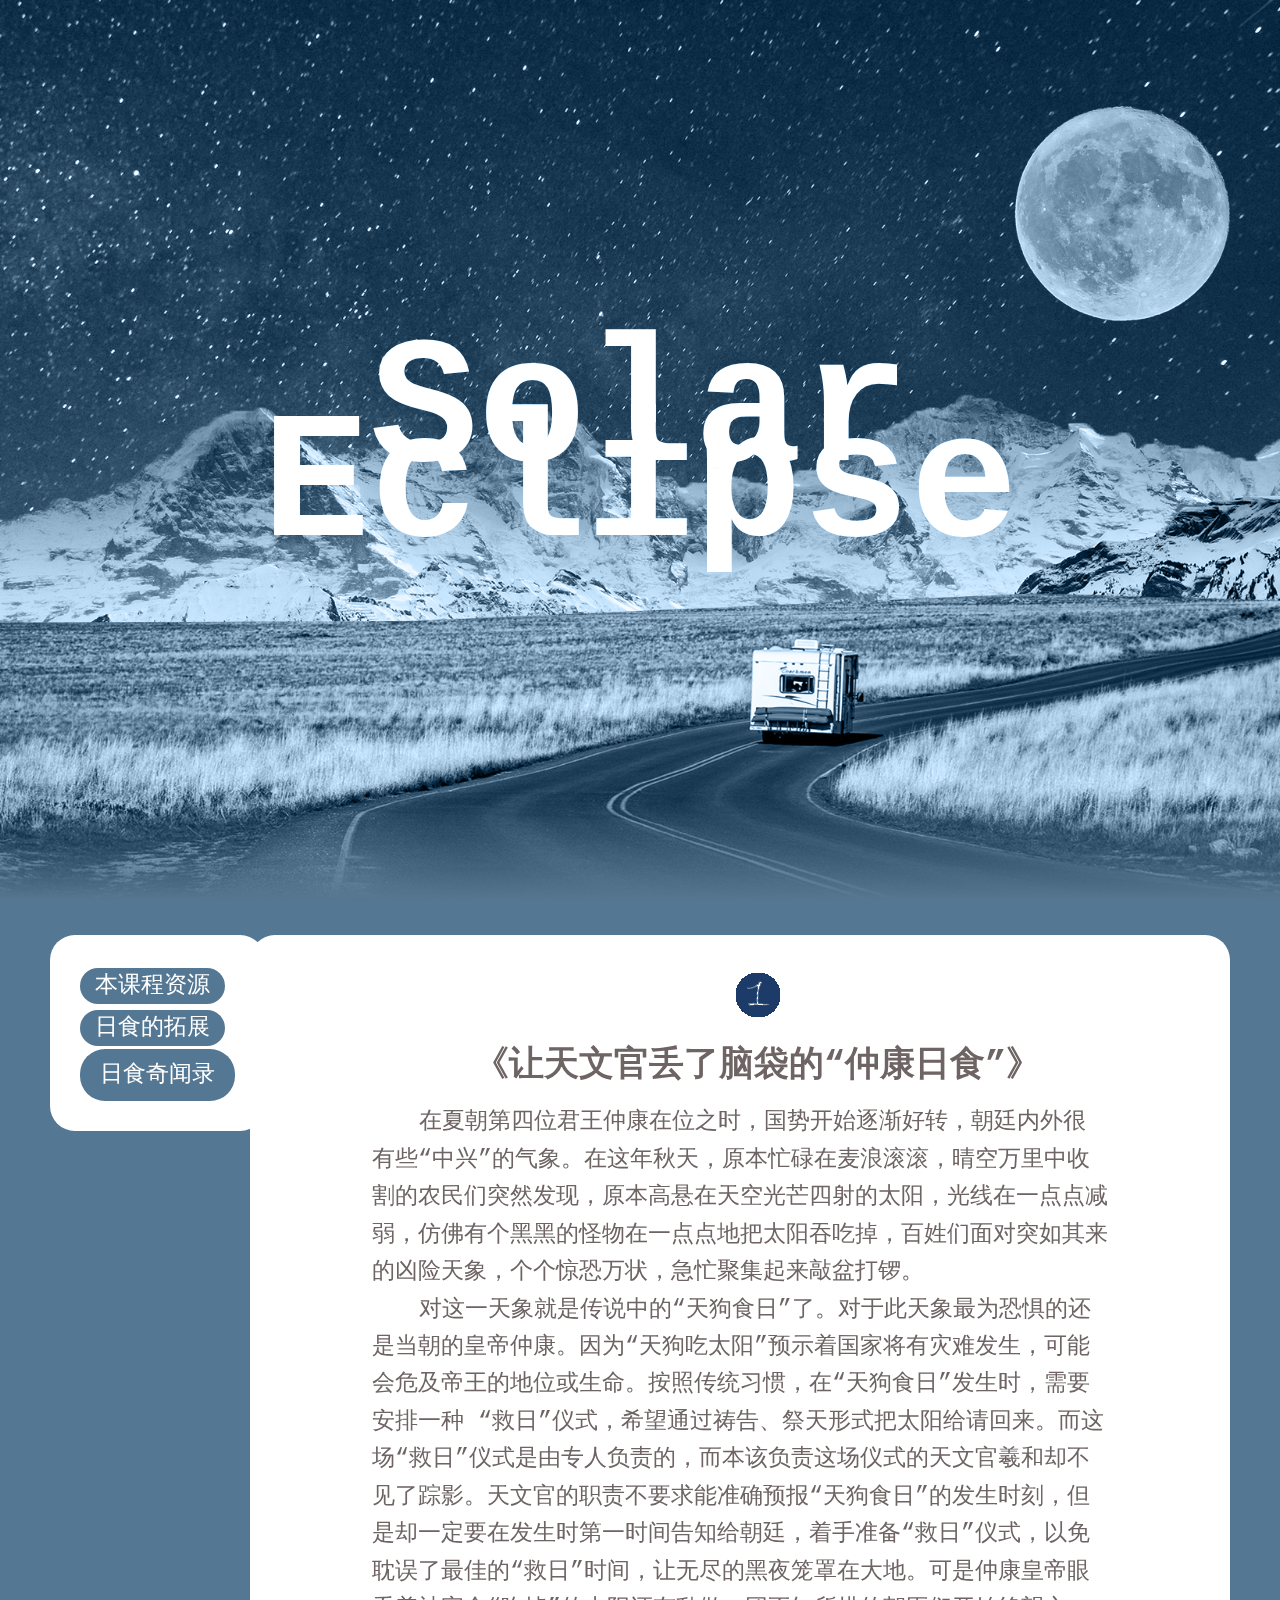
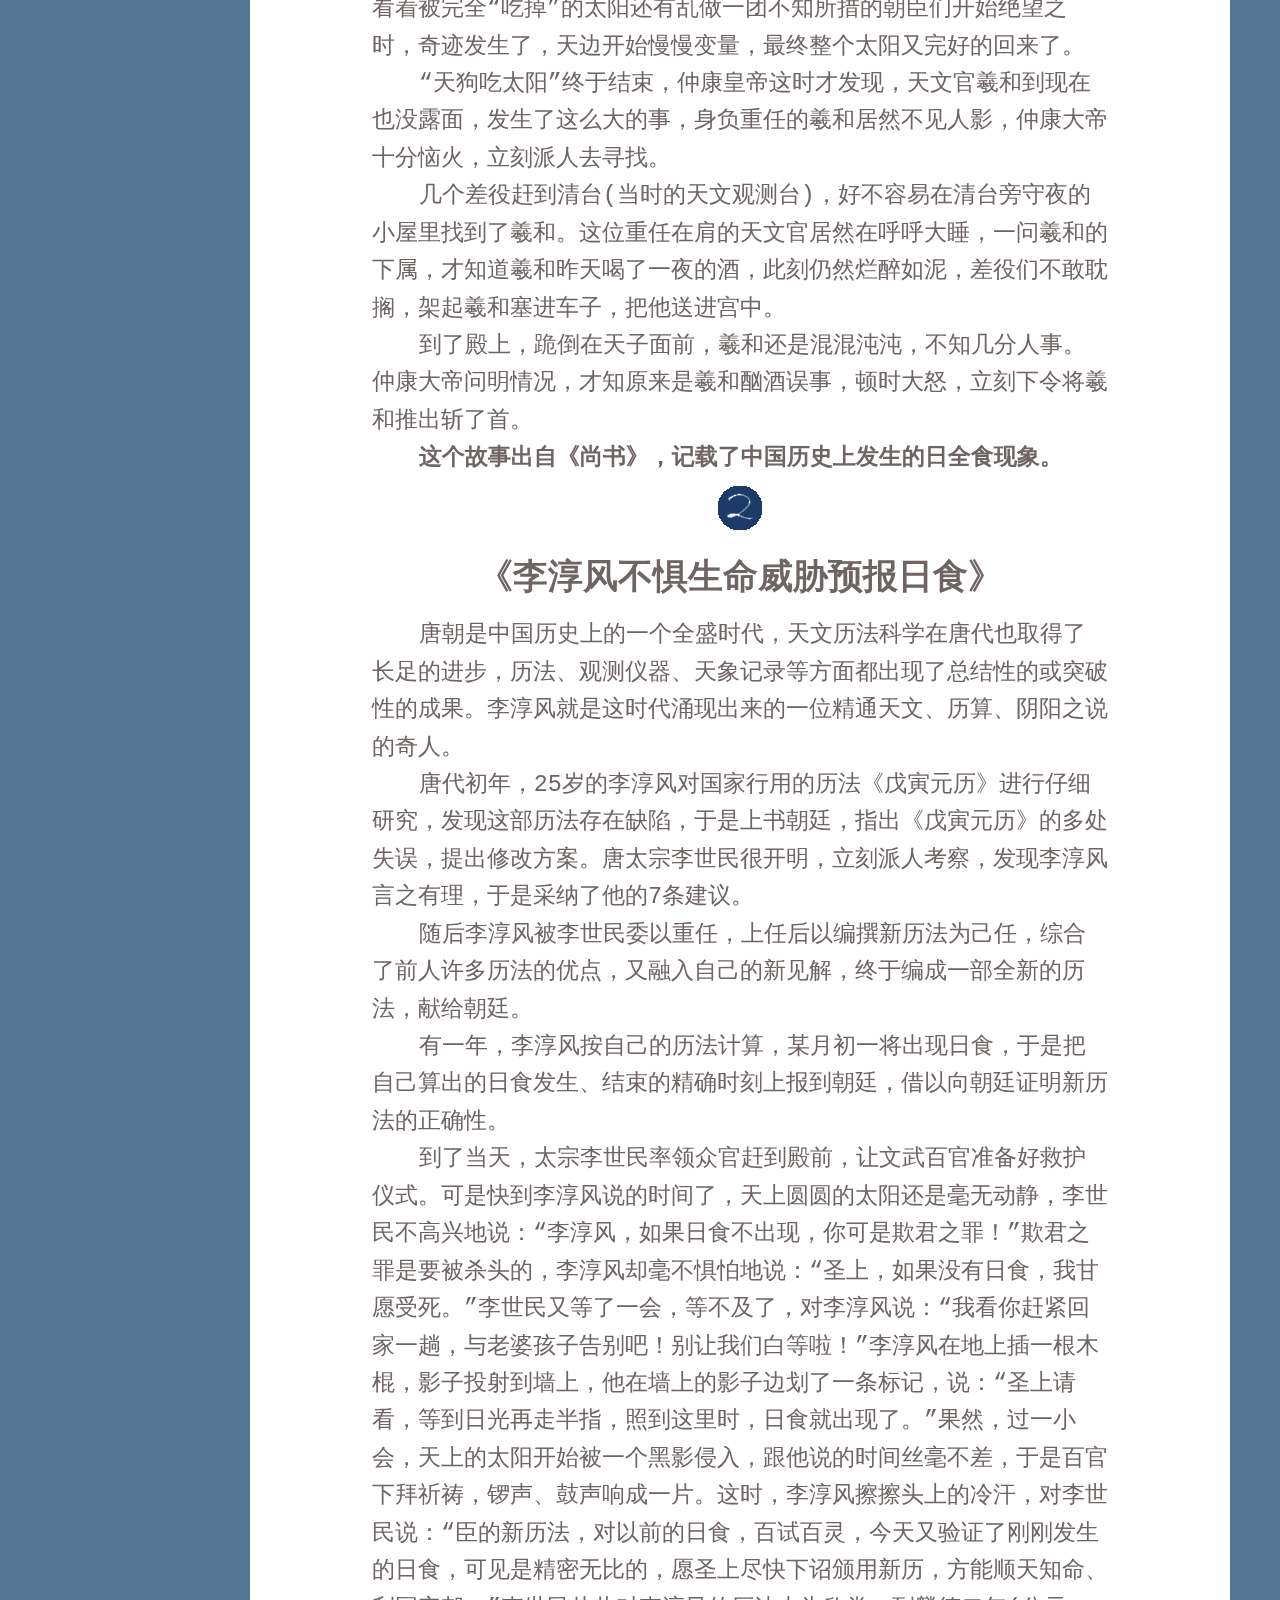
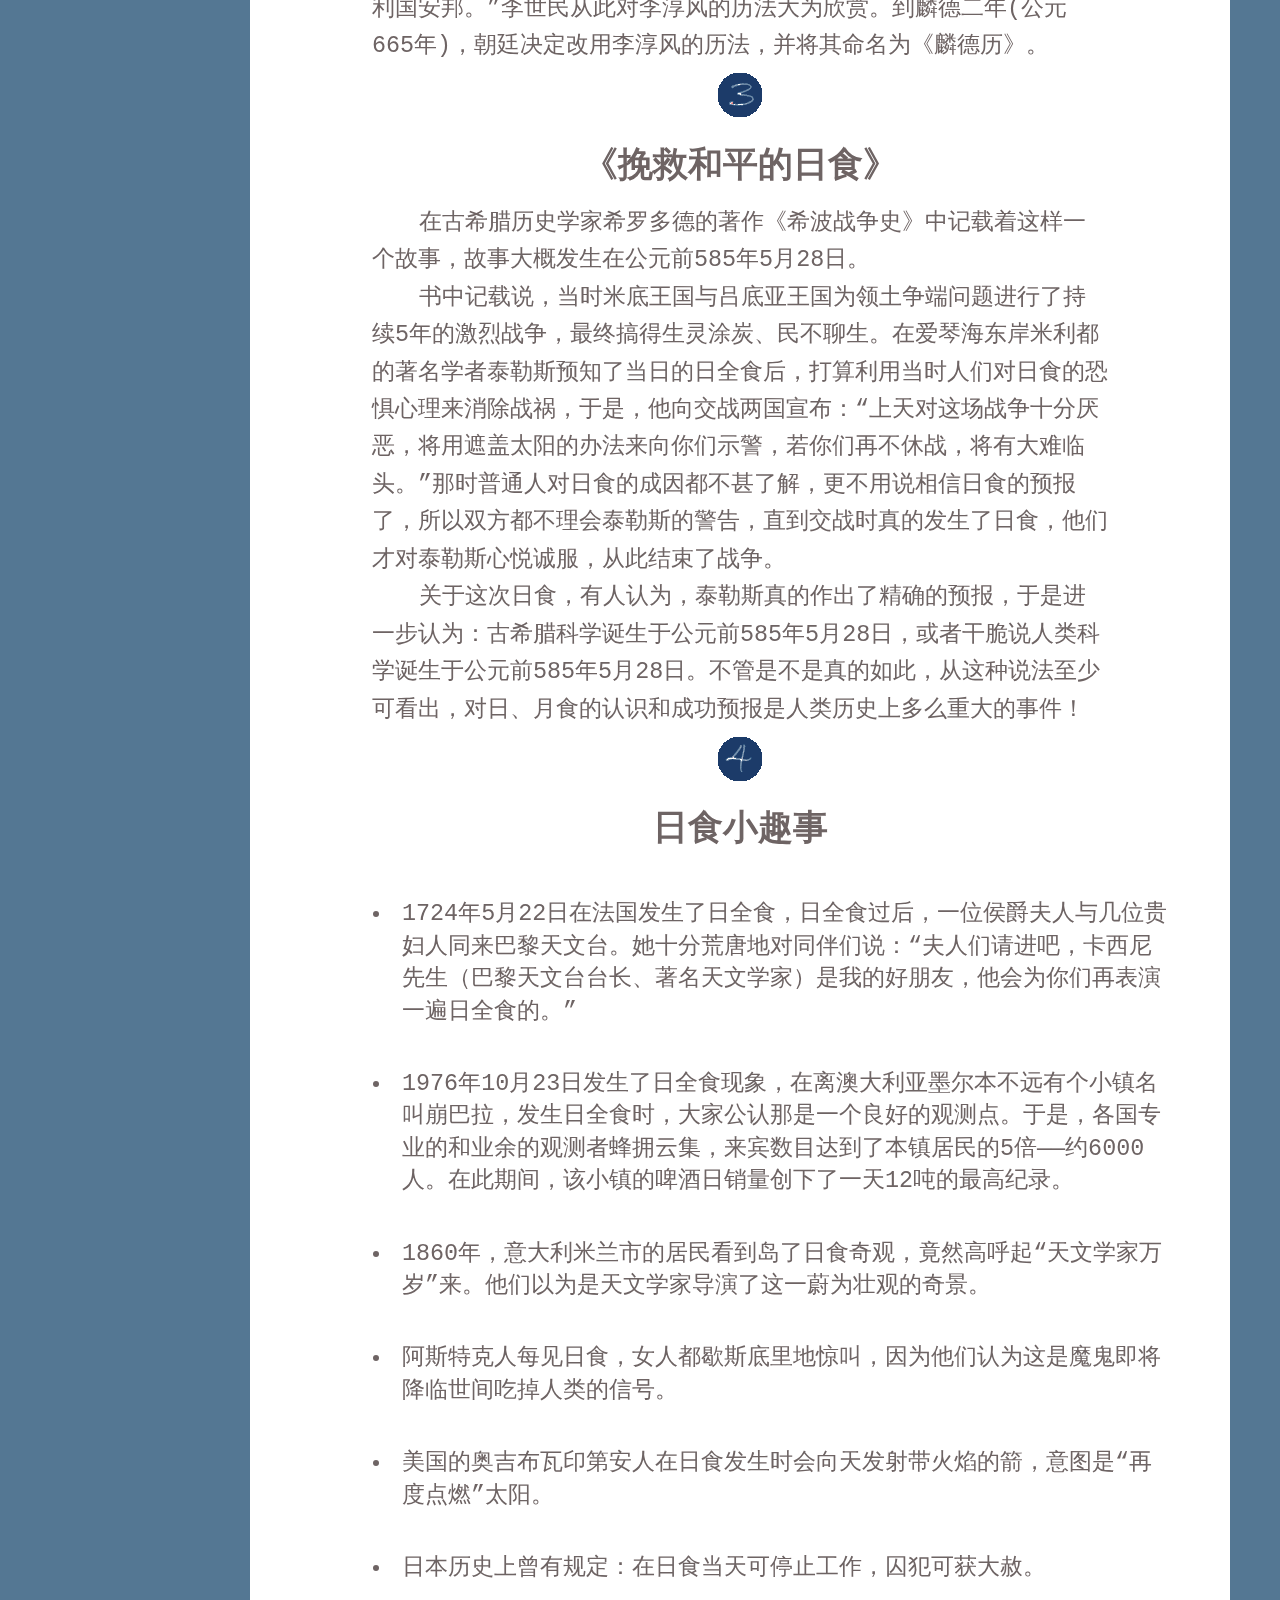
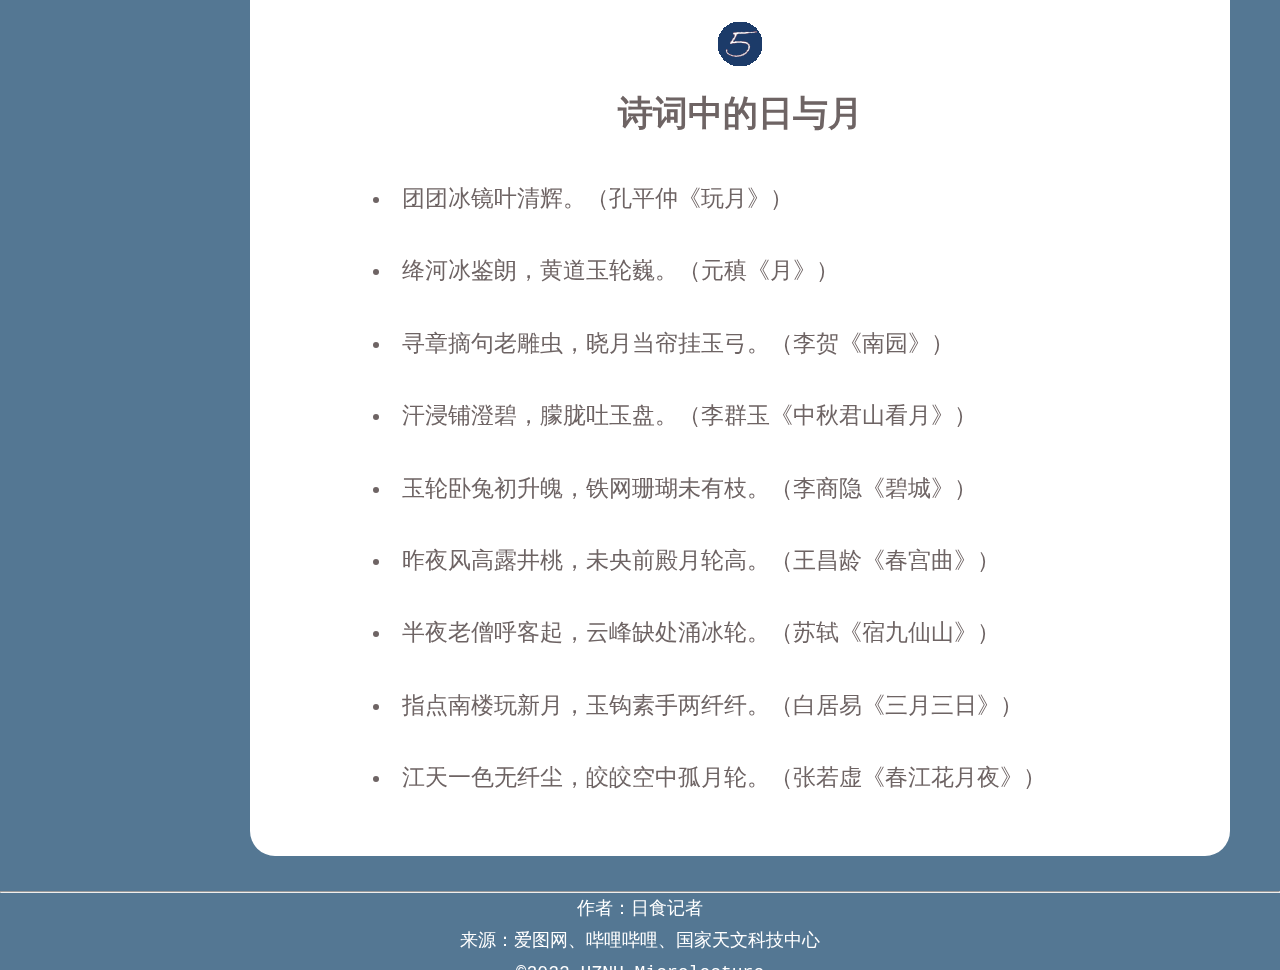
<file: 日食奇闻录.html>
﻿<!doctype html>
<html>
	<head>
		<meta charset=":utf-8">
		<link rel="shortcut icon" href="images5/logo.png" alt="金环日食">
		<title>日食奇闻录</title>
		<link type="text/css" rel="stylesheet" href="css/style.css">
		<link type="text/css" rel="stylesheet" href="css/fyfc.css">
	</head>

	<body>
		<!--标题-->
		<div class="ly">
	<img
		src="images5/bg.jpg"
		id="bg"
	>
	<img
		src="images5/moon.png"
		id="moon"
	>
	<img
		src="images5/mountain.png"
		id="mountain"
	>
	<img
		src="images5/road.png"
		id="road"
		road
	>
	<h2 id="text">
		Solar Eclipse
	</h2>
		</div>
		<script>
	let bg = document.querySelector('#bg')
	let moon = document.querySelector('#moon')
	let mountain = document.querySelector('#mountain')
	let road = document.querySelector('#road')
	let text = document.querySelector('#text')

	window.addEventListener('scroll', () => {
		var value = window.scrollY;

		bg.style.top = value * 0.5 + 'px';
		moon.style.left = -value * 0.5 + 'px';
		mountain.style.top = -value * 0.15 + 'px';
		road.style.top = value * 0.15 + 'px';

		text.style.top = value * 1 + 'px';


	})
		</script>

	<section class="nnn">
	<ul>
		<li><a href=""></a></li>
		<li><a href=""></a></li>
		<li ><a href=""></a></li>
	</ul>
	</section>

		<!--侧边栏-->
		<section id="qiwen">
			<ul>
				<li><a href="index.html">本课程资源</a></li>
				<li><a href="日食拓展.html">日食的拓展</a></li>
				<li class="qq"><a href="日食奇闻录.html">日食奇闻录</a></li>
			</ul>
		</section>

		<section class="wz">
			<h1><img src="images5/11.png" alt="1"></h1>
			<h2>《让天文官丢了脑袋的“仲康日食”》</h2>
			<div class="gs">
			<P>在夏朝第四位君王仲康在位之时，国势开始逐渐好转，朝廷内外很有些“中兴”的气象。在这年秋天，原本忙碌在麦浪滚滚，晴空万里中收割的农民们突然发现，原本高悬在天空光芒四射的太阳，光线在一点点减弱，仿佛有个黑黑的怪物在一点点地把太阳吞吃掉，百姓们面对突如其来的凶险天象，个个惊恐万状，急忙聚集起来敲盆打锣。</p>
				<p>对这一天象就是传说中的“天狗食日”了。对于此天象最为恐惧的还是当朝的皇帝仲康。因为“天狗吃太阳”预示着国家将有灾难发生，可能会危及帝王的地位或生命。按照传统习惯，在“天狗食日”发生时，需要安排一种 “救日”仪式，希望通过祷告、祭天形式把太阳给请回来。而这场“救日”仪式是由专人负责的，而本该负责这场仪式的天文官羲和却不见了踪影。天文官的职责不要求能准确预报“天狗食日”的发生时刻，但是却一定要在发生时第一时间告知给朝廷，着手准备“救日”仪式，以免耽误了最佳的“救日”时间，让无尽的黑夜笼罩在大地。可是仲康皇帝眼看着被完全“吃掉”的太阳还有乱做一团不知所措的朝臣们开始绝望之时，奇迹发生了，天边开始慢慢变量，最终整个太阳又完好的回来了。</p>
				<p>“天狗吃太阳”终于结束，仲康皇帝这时才发现，天文官羲和到现在也没露面，发生了这么大的事，身负重任的羲和居然不见人影，仲康大帝十分恼火，立刻派人去寻找。</p>
				<p>几个差役赶到清台(当时的天文观测台)，好不容易在清台旁守夜的小屋里找到了羲和。这位重任在肩的天文官居然在呼呼大睡，一问羲和的下属，才知道羲和昨天喝了一夜的酒，此刻仍然烂醉如泥，差役们不敢耽搁，架起羲和塞进车子，把他送进宫中。</p>
				<p>到了殿上，跪倒在天子面前，羲和还是混混沌沌，不知几分人事。仲康大帝问明情况，才知原来是羲和酗酒误事，顿时大怒，立刻下令将羲和推出斩了首。
			<p><strong>这个故事出自《尚书》，记载了中国历史上发生的日全食现象。</strong>
		</P>
	</div>


			<h1><img src="images5/22.png"alt="2"></h1>
			<h2>《李淳风不惧生命威胁预报日食》</h2>
			<div class="gs">
				<p>唐朝是中国历史上的一个全盛时代，天文历法科学在唐代也取得了长足的进步，历法、观测仪器、天象记录等方面都出现了总结性的或突破性的成果。李淳风就是这时代涌现出来的一位精通天文、历算、阴阳之说的奇人。</p>
					<p>唐代初年，25岁的李淳风对国家行用的历法《戊寅元历》进行仔细研究，发现这部历法存在缺陷，于是上书朝廷，指出《戊寅元历》的多处失误，提出修改方案。唐太宗李世民很开明，立刻派人考察，发现李淳风言之有理，于是采纳了他的7条建议。</p>
					<p>随后李淳风被李世民委以重任，上任后以编撰新历法为己任，综合了前人许多历法的优点，又融入自己的新见解，终于编成一部全新的历法，献给朝廷。</p>
					<p>有一年，李淳风按自己的历法计算，某月初一将出现日食，于是把自己算出的日食发生、结束的精确时刻上报到朝廷，借以向朝廷证明新历法的正确性。</p>
					<p>到了当天，太宗李世民率领众官赶到殿前，让文武百官准备好救护仪式。可是快到李淳风说的时间了，天上圆圆的太阳还是毫无动静，李世民不高兴地说：“李淳风，如果日食不出现，你可是欺君之罪！”欺君之罪是要被杀头的，李淳风却毫不惧怕地说：“圣上，如果没有日食，我甘愿受死。”李世民又等了一会，等不及了，对李淳风说：“我看你赶紧回家一趟，与老婆孩子告别吧！别让我们白等啦！”李淳风在地上插一根木棍，影子投射到墙上，他在墙上的影子边划了一条标记，说：“圣上请看，等到日光再走半指，照到这里时，日食就出现了。”果然，过一小会，天上的太阳开始被一个黑影侵入，跟他说的时间丝毫不差，于是百官下拜祈祷，锣声、鼓声响成一片。这时，李淳风擦擦头上的冷汗，对李世民说：“臣的新历法，对以前的日食，百试百灵，今天又验证了刚刚发生的日食，可见是精密无比的，愿圣上尽快下诏颁用新历，方能顺天知命、利国安邦。”李世民从此对李淳风的历法大为欣赏。到麟德二年(公元665年)，朝廷决定改用李淳风的历法，并将其命名为《麟德历》。</p>
			</div>

			<h1><img src="images5/33.png"alt="3"></h1>
			<h2>《挽救和平的日食》</h2>
			<div class="gs">
				<p>
					在古希腊历史学家希罗多德的著作《希波战争史》中记载着这样一个故事，故事大概发生在公元前585年5月28日。</p>
					<p>书中记载说，当时米底王国与吕底亚王国为领土争端问题进行了持续5年的激烈战争，最终搞得生灵涂炭、民不聊生。在爱琴海东岸米利都的著名学者泰勒斯预知了当日的日全食后，打算利用当时人们对日食的恐惧心理来消除战祸，于是，他向交战两国宣布：“上天对这场战争十分厌恶，将用遮盖太阳的办法来向你们示警，若你们再不休战，将有大难临头。”那时普通人对日食的成因都不甚了解，更不用说相信日食的预报了，所以双方都不理会泰勒斯的警告，直到交战时真的发生了日食，他们才对泰勒斯心悦诚服，从此结束了战争。</p>
					<p>关于这次日食，有人认为，泰勒斯真的作出了精确的预报，于是进一步认为：古希腊科学诞生于公元前585年5月28日，或者干脆说人类科学诞生于公元前585年5月28日。不管是不是真的如此，从这种说法至少可看出，对日、月食的认识和成功预报是人类历史上多么重大的事件！
				</p>
			</div>


			<h1><img src="images5/44.png"alt="4"></h1>
			<h2>日食小趣事</h2>
			<div class="gs">
			<p>
				<ul>
					<li>1724年5月22日在法国发生了日全食，日全食过后，一位侯爵夫人与几位贵妇人同来巴黎天文台。她十分荒唐地对同伴们说：“夫人们请进吧，卡西尼先生（巴黎天文台台长、著名天文学家）是我的好朋友，他会为你们再表演一遍日全食的。”</li>
					<li>1976年10月23日发生了日全食现象，在离澳大利亚墨尔本不远有个小镇名叫崩巴拉，发生日全食时，大家公认那是一个良好的观测点。于是，各国专业的和业余的观测者蜂拥云集，来宾数目达到了本镇居民的5倍——约6000人。在此期间，该小镇的啤酒日销量创下了一天12吨的最高纪录。</li>
					<li>1860年，意大利米兰市的居民看到岛了日食奇观，竟然高呼起“天文学家万岁”来。他们以为是天文学家导演了这一蔚为壮观的奇景。</li>
					<li>阿斯特克人每见日食，女人都歇斯底里地惊叫，因为他们认为这是魔鬼即将降临世间吃掉人类的信号。</li>
					<li>美国的奥吉布瓦印第安人在日食发生时会向天发射带火焰的箭，意图是“再度点燃”太阳。</li>
					<li>日本历史上曾有规定：在日食当天可停止工作，囚犯可获大赦。</li>
				</ul>
			</p>	
			</div>

			<h1><img src="images5/55.png"alt="4"></h1>
			<h2>诗词中的日与月</h2>
			<div class="sg">
				<ul>
				<li>团团冰镜叶清辉。（孔平仲《玩月》）</li>
				<li>绛河冰鉴朗，黄道玉轮巍。（元稹《月》）</li>
				<li>寻章摘句老雕虫，晓月当帘挂玉弓。（李贺《南园》）</li>
				<li>汗浸铺澄碧，朦胧吐玉盘。（李群玉《中秋君山看月》）</li>
				<li>玉轮卧兔初升魄，铁网珊瑚未有枝。（李商隐《碧城》）</li>
				<li>昨夜风高露井桃，未央前殿月轮高。（王昌龄《春宫曲》）</li>
				<li>半夜老僧呼客起，云峰缺处涌冰轮。（苏轼《宿九仙山》）</li>
				<li>指点南楼玩新月，玉钩素手两纤纤。（白居易《三月三日》）</li>
				<li>江天一色无纤尘，皎皎空中孤月轮。（张若虚《春江花月夜》）</li>
			</ul>
			</div>
		</div>
		</section>

		<footer>
			<p><hr>作者：日食记者<br>
				来源：爱图网、哔哩哔哩、国家天文科技中心<br>
			&copy;2022,HZNU Microlecture</p>
			</footer>

	</body>
</html>
</html>
</file>
<file: css/style.css>
* {
  margin: 0;
  padding: 0;
}
.ly{
  position: relative;
  width: 100%;
  height: 100vh;
  overflow: hidden;
  display: flex;
  justify-content: center;
  align-items: center;
}
.ly:before {
  content: '';
  position: absolute;
  bottom: 0;
  width: 100%;
  height: 100px;
  background: linear-gradient(to top #0a2a43 transparent);
  z-index: 10000;
}
.ly:after {
  content: '';
  position: absolute;
  top: 0;
  left: 0;
  width: 100%;
  height: 100%;
  background: #0a2a43;
  z-index: 10000;
  mix-blend-mode: color;
}
.ly img {
  position: absolute;
  top: 0;
  left: 0;
  width: 100%;
  height: 100%;
  object-fit: cover;
  pointer-events: none;
}
#text {
  position: relative;
  color: #ffffff;
  font-size: 10em;
  z-index: 1;
}
#road {
  z-index: 2;
}
</file>
<file: css/fyfc.css>
*{
    margin: 0px;
    padding: 0px;
}

body{
    font-size: large;
    line-height: 180%; 
    background-color: #547793;
    /*background: linear-gradient(to top, #0a2a43, transparent);*/
    font-family: 楷体,宋体,黑体,cursive,monospace,'Times New Roman', Times, serif;
    display: inline-block;
    height: auto;
    max-width: 100%;
}
h2{
    text-align:center;
}
.nnn{
    background: linear-gradient(#547793,#5d809c);
    content: '';
    display: block;
    position: absolute;
    width: 100%;
    height: 100px;
    bottom: 0;
    left: 0;
    background: linear-gradient(to top, #547793, transparent);
    z-index: 7;
}


.wz{
    background-color: white;
    color:rgb(110, 100, 100);
    font-size: 130%;
    margin: 35px 50px 35px 250px;
    border-radius:25px;
    padding: 30px;
}

div .tw{
    padding: 25px;
}

.tw img{
    width:60%;
    height: auto;
    border-radius: 25px;
}

h1,h3{
    text-align: center;
}

h2,h3{
    line-height:75px;
}
p{
    text-indent:2em;
    line-height: 160%;
    margin-left:10%;
    margin-right:10%;
}
.guance ul li{
    margin-left:10%;
    margin-right:10%;
    list-style-type:circle;
}


/*--图片设置*/
#quan img{
    height:450px;
}
#pian img{
    width:450px;
}

.kh p{
    text-indent: 0;
    text-align: center;
}

#ziyuan{
    background-color: white;
    float: left;
    font-size: 130%;
    border-radius:25px;
    margin: 35px 50px;
    padding: 30px;
}

#ziyuan ul{
    background-color: white;
    text-decoration: none;
    list-style-type: none;
    line-height: 180%;
    border-width:20px;
    color:#547793;
}

#ziyuan a:link{
    color:white;
    background-color:#547793;
    text-decoration: none;
    padding: 5px 15px;
    border-radius:25px;
}

#ziyuan a:visited{
    color:#547793;
    background-color:white;
    text-decoration: none;
    padding: 5px 15px;
    border-radius:25px;
}

#ziyuan a:hover{
    color: white;
    background-color: #547793;
    text-decoration: none;
    padding: 5px 15px;
    border-radius:25px;
}

#ziyuan ul li.selected{
    color: white;
    background-color: #547793;
    padding: 5px 10px;
    border-radius:25px;
}
#ziyuan ul li.selected a{
    color: white;
    background-color: #547793;
    padding: 5px 10px;
    border-radius:25px;
}

#tuozhan{
    background-color: white;
    float: left;
    font-size: 130%;
    border-radius:25px;
    margin: 35px 50px;
    padding: 30px;
}

#tuozhan ul{
    background-color: white;
    text-decoration: none;
    list-style-type: none;
    line-height: 180%;
    border-width:20px;
    color:#547793;
}

#tuozhan a:link{
    color:white;
    background-color:#547793;
    text-decoration: none;
    padding: 5px 15px;
    border-radius:25px;
}

#tuozhan a:visited{
    color:#547793;
    background-color:white;
    text-decoration: none;
    padding: 5px 15px;
    border-radius:25px;
}

#tuozhan a:hover{
    color: white;
    background-color: #547793;
    text-decoration: none;
    padding: 5px 15px;
    border-radius:25px;
}

#tuozhan ul li.tt{
    color: white;
    background-color: #547793;
    padding: 5px 10px;
    border-radius:25px;
}
#tuozhan ul li.tt a{
    color: white;
    background-color: #547793;
    padding: 5px 10px;
    border-radius:25px;
}


#qiwen{
    background-color: white;
    float: left;
    font-size: 130%;
    border-radius:25px;
    margin: 35px 50px;
    padding: 30px;
}

#qiwen ul{
    background-color: white;
    text-decoration: none;
    list-style-type: none;
    line-height: 180%;
    border-width:20px;
    color:#547793;
}

#qiwen a:link{
    color:white;
    background-color:#547793;
    text-decoration: none;
    padding: 5px 15px;
    border-radius:25px;
}

#qiwen a:visited{
    color:#547793;
    background-color:white;
    text-decoration: none;
    padding: 5px 15px;
    border-radius:25px;
}

#qiwen a:hover{
    color: white;
    background-color: #547793;
    text-decoration: none;
    padding: 5px 15px;
    border-radius:25px;
}

#qiwen ul li.qq{
    color: white;
    background-color: #547793;
    padding: 5px 10px;
    border-radius:25px;
}
#qiwen ul li.qq a{
    color: white;
    background-color: #547793;
    padding: 5px 10px;
    border-radius:25px;
}

.sp{
    text-align:center;
}
/*表格*/
#container{
    text-align:center;
    border-color:#547793;
    border-style:double;
    font-size:small;
    margin:0px auto;
    font-size:120%;
    color:#5a5050;
    border-spacing:10px;
    margin-left:10px;
    margin-right:10px;
}
#container tr th{
    color:#547793;
    font-size:medium;
}
#container tr td{
    font-size:medium;
    border:#547793 1px dashed;
}
.zt ol{
    margin-left:10%;
}
.zt ol li{
    text-align:left;
    background: white;
    padding: 10px;
    margin:20px;
    margin-left:20%;
    height: 10%;
}
.gs p{
    text-indent: 2em;
}
.gs ul{
    margin-left:10%;
} 
 .gs ul li{
    text-align:left;
    background: white;
    padding: 10px;
    margin:20px;
    height: 10%;  
 }

.sg ul{
    margin-left:10%;
} 
 .sg ul li{
    text-align:left;
    background: white;
    padding: 10px;
    margin:20px;
    height: 10%;  
 }

.da{
    text-align:center;
}
.juzi img{
    text-align:center;
}
.lj h5 a{
    color:#547793;
    text-align:center;
}
footer{
    text-align: center;
    color:white;
}
</file>
